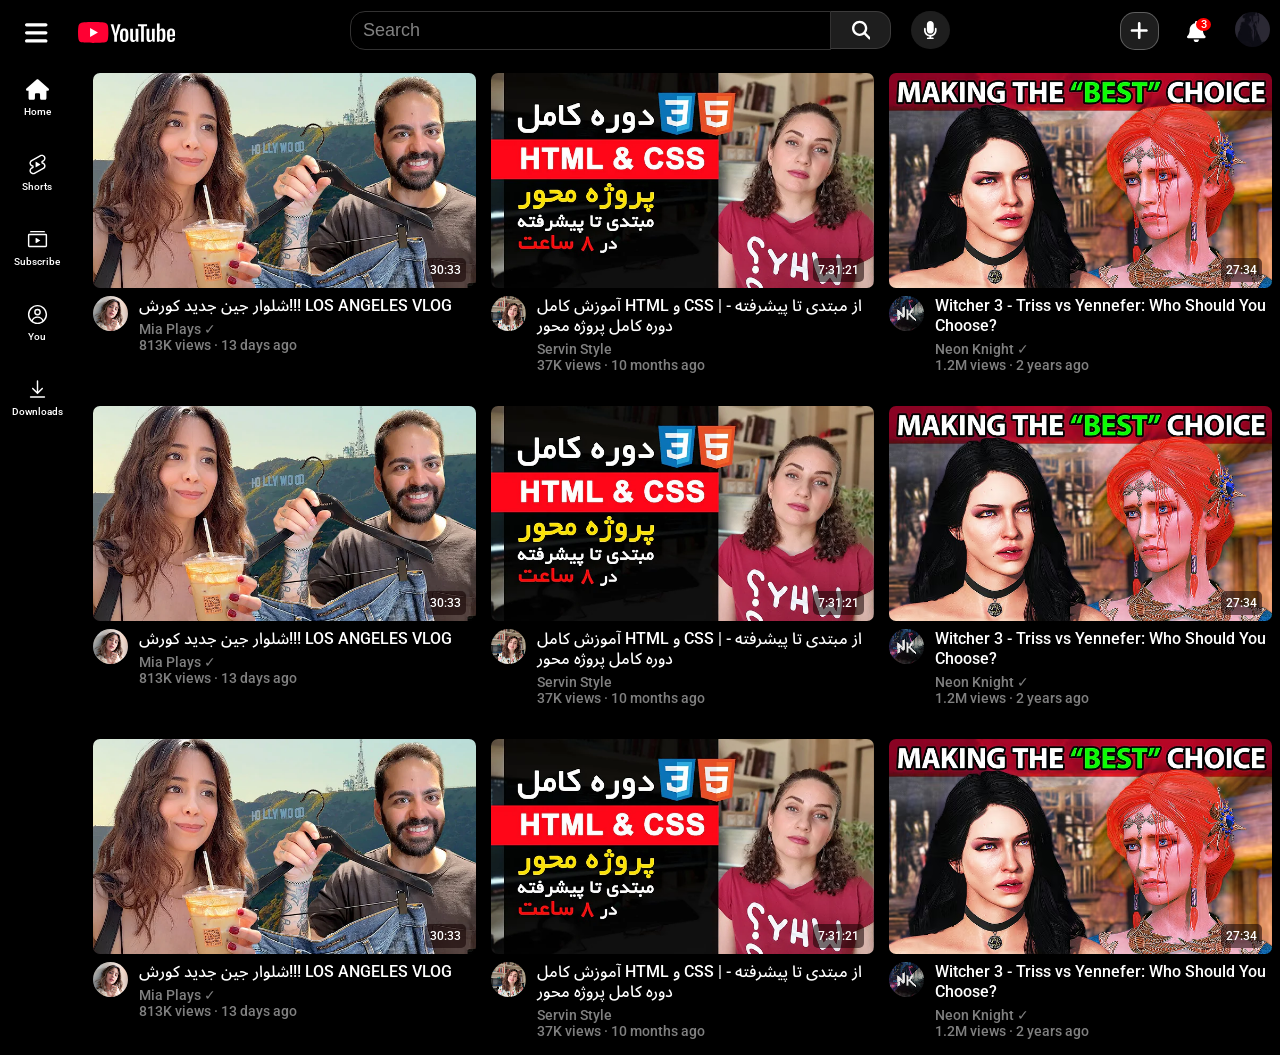
<file: youtube-site/index.html>
<!DOCTYPE html>
<html lang="en">
<head>
    <title>YouTube</title>
    <meta charset="UTF-8">
    <meta name="viewport" content="width=device-width, initial-scale=1.0">
    <link rel="icon" href="data:image/svg+xml,<svg xmlns='http://www.w3.org/2000/svg' viewBox='0 0 576 512'><!--!Font Awesome Free 6.7.2 by @fontawesome - https://fontawesome.com License - https://fontawesome.com/license/free Copyright 2025 Fonticons, Inc.--><path d='M549.7 124.1c-6.3-23.7-24.8-42.3-48.3-48.6C458.8 64 288 64 288 64S117.2 64 74.6 75.5c-23.5 6.3-42 24.9-48.3 48.6-11.4 42.9-11.4 132.3-11.4 132.3s0 89.4 11.4 132.3c6.3 23.7 24.8 41.5 48.3 47.8C117.2 448 288 448 288 448s170.8 0 213.4-11.5c23.5-6.3 42-24.2 48.3-47.8 11.4-42.9 11.4-132.3 11.4-132.3s0-89.4-11.4-132.3zm-317.5 213.5V175.2l142.7 81.2-142.7 81.2z'/></svg>">
    <link rel="Stylesheet" href="../youtube-site/youtube-site-css/header.css" >
    <link rel="Stylesheet" href="../youtube-site/youtube-site-css/general.css" >
    <link rel="stylesheet" href="../youtube-site/youtube-site-css/body.css">
    <link rel="stylesheet" href="../youtube-site/youtube-site-css/sidebar.css">

    <link rel="preconnect" href="https://fonts.googleapis.com">
    <link rel="preconnect" href="https://fonts.gstatic.com" crossorigin>
    <link href="https://fonts.googleapis.com/css2?family=Noto+Sans+Arabic:wght@100..900&family=Roboto:ital,wght@0,100..900;1,100..900&display=swap" rel="stylesheet">
    <link rel="preconnect" href="https://fonts.googleapis.com">
    <link rel="preconnect" href="https://fonts.gstatic.com" crossorigin>
    <link href="https://fonts.googleapis.com/css2?family=Noto+Sans+Arabic:wght@100..900&family=Roboto:ital,wght@0,100..900;1,100..900&display=swap" rel="stylesheet">

</head>
<body>
    <nav class="sidebar">
        <div>
            <button class="sidebar-btn">
                <svg class="sidebar-icon" xmlns="http://www.w3.org/2000/svg" viewBox="0 0 576 512"><!--!Font Awesome Free 6.7.2 by @fontawesome - https://fontawesome.com License - https://fontawesome.com/license/free Copyright 2025 Fonticons, Inc.--><path d="M575.8 255.5c0 18-15 32.1-32 32.1l-32 0 .7 160.2c0 2.7-.2 5.4-.5 8.1l0 16.2c0 22.1-17.9 40-40 40l-16 0c-1.1 0-2.2 0-3.3-.1c-1.4 .1-2.8 .1-4.2 .1L416 512l-24 0c-22.1 0-40-17.9-40-40l0-24 0-64c0-17.7-14.3-32-32-32l-64 0c-17.7 0-32 14.3-32 32l0 64 0 24c0 22.1-17.9 40-40 40l-24 0-31.9 0c-1.5 0-3-.1-4.5-.2c-1.2 .1-2.4 .2-3.6 .2l-16 0c-22.1 0-40-17.9-40-40l0-112c0-.9 0-1.9 .1-2.8l0-69.7-32 0c-18 0-32-14-32-32.1c0-9 3-17 10-24L266.4 8c7-7 15-8 22-8s15 2 21 7L564.8 231.5c8 7 12 15 11 24z"/></svg>
                <p class="sidebar-p">Home</p>
                <p class="home-info">Home</p>

            </button>
            <button class="sidebar-btn">
                <svg class="sidebar-icon" xmlns="http://www.w3.org/2000/svg" fill="currentColor" height="24" viewBox="0 0 24 24" width="24" focusable="false" aria-hidden="true" style="pointer-events: none; display: inherit; width: 100%; height: 100%;"><path clip-rule="evenodd" d="m7.61 15.719.392-.22v-2.24l-.534-.228-.942-.404c-.869-.372-1.4-1.15-1.446-1.974-.047-.823.39-1.642 1.203-2.097h.001L15.13 3.59c1.231-.689 2.785-.27 3.466.833.652 1.058.313 2.452-.879 3.118l-1.327.743-.388.217v2.243l.53.227.942.404c.869.372 1.4 1.15 1.446 1.974.047.823-.39 1.642-1.203 2.097l-.002.001-8.845 4.964-.001.001c-1.231.688-2.784.269-3.465-.834-.652-1.058-.313-2.451.879-3.118l1.327-.742Zm1.993 6.002c-1.905 1.066-4.356.46-5.475-1.355-1.057-1.713-.548-3.89 1.117-5.025a4.14 4.14 0 01.305-.189l1.327-.742-.942-.404a4.055 4.055 0 01-.709-.391c-.963-.666-1.578-1.718-1.644-2.877-.08-1.422.679-2.77 1.968-3.49l8.847-4.966c1.905-1.066 4.356-.46 5.475 1.355 1.057 1.713.548 3.89-1.117 5.025a4.074 4.074 0 01-.305.19l-1.327.742.942.403c.253.109.49.24.709.392.963.666 1.578 1.717 1.644 2.876.08 1.423-.679 2.77-1.968 3.491l-8.847 4.965ZM10 14.567a.25.25 0 00.374.217l4.45-2.567a.25.25 0 000-.433l-4.45-2.567a.25.25 0 00-.374.216v5.134Z" fill-rule="evenodd"/></svg>
                <p class="sidebar-p">Shorts</p>
                <p class="shorts-info">Shorts</p>

            </button>
            <button class="sidebar-btn">
                <svg class="sidebar-icon" xmlns="http://www.w3.org/2000/svg" fill="currentColor" height="24" viewBox="0 0 24 24" width="24" focusable="false" aria-hidden="true" style="pointer-events: none; display: inherit; width: 100%; height: 100%;"><path clip-rule="evenodd" d="M4 4.5A1.5 1.5 0 015.5 3h13A1.5 1.5 0 0120 4.5H4Zm16.5 3h-17v11h17v-11ZM3.5 6A1.5 1.5 0 002 7.5v11A1.5 1.5 0 003.5 20h17a1.5 1.5 0 001.5-1.5v-11A1.5 1.5 0 0020.5 6h-17Zm7.257 4.454a.5.5 0 00-.757.43v4.233a.5.5 0 00.757.429L15 13l-4.243-2.546Z" fill-rule="evenodd"></path></svg>
                <p class="sidebar-p">Subscribe</p>
                <p class="subscribe-info">Subscribe</p>
            </button>
            <button class="sidebar-btn">
                <svg class="sidebar-icon" xmlns="http://www.w3.org/2000/svg" fill="currentColor" height="24" viewBox="0 0 24 24" width="24" focusable="false" aria-hidden="true" style="pointer-events: none; display: inherit; width: 100%; height: 100%;"><path clip-rule="evenodd" d="M12 20.5c1.894 0 3.643-.62 5.055-1.666a5.5 5.5 0 00-10.064-.105.755.755 0 01-.054.099A8.462 8.462 0 0012 20.5Zm4.079-5.189a7 7 0 012.142 2.48 8.5 8.5 0 10-12.443 0 7 7 0 0110.3-2.48ZM12 22c5.523 0 10-4.477 10-10S17.523 2 12 2 2 6.477 2 12s4.477 10 10 10Zm2-12.5a2 2 0 11-4 0 2 2 0 014 0Zm1.5 0a3.5 3.5 0 11-7 0 3.5 3.5 0 017 0Z" fill-rule="evenodd"></path></svg>
                <p class="sidebar-p">You</p>
                <p class="you-info">Profile</p>
            </button>
            <button class="sidebar-btn">
                <svg class="sidebar-icon" xmlns="http://www.w3.org/2000/svg" fill="currentColor" height="24" viewBox="0 0 24 24" width="24" focusable="false" aria-hidden="true" style="pointer-events: none; display: inherit; width: 100%; height: 100%;"><path clip-rule="evenodd" d="M17.53 11.53c.293-.293.293-.767 0-1.06-.293-.293-.767-.293-1.06 0l-3.72 3.72V3c0-.414-.336-.75-.75-.75s-.75.336-.75.75v11.19l-3.72-3.72c-.293-.293-.767-.293-1.06 0-.293.293-.293.767 0 1.06l5 5 .53.53.53-.53 5-5Zm1.72 8.97c.414 0 .75-.336.75-.75s-.336-.75-.75-.75H4.75c-.414 0-.75.336-.75.75s.336.75.75.75h14.5Z" fill-rule="evenodd"></path></svg>
                <p class="sidebar-p">Downloads</p>
                <p class="downloads-info">Downloads</p>

            </button>
            
        </div>
        
    </nav>
    <header class="header">
        <div class="left-sec">
            <svg class="left-sec-icon" xmlns="http://www.w3.org/2000/svg" viewBox="0 0 448 512"><!--!Font Awesome Free 6.7.2 by @fontawesome - https://fontawesome.com License - https://fontawesome.com/license/free Copyright 2025 Fonticons, Inc.--><path d="M0 96C0 78.3 14.3 64 32 64l384 0c17.7 0 32 14.3 32 32s-14.3 32-32 32L32 128C14.3 128 0 113.7 0 96zM0 256c0-17.7 14.3-32 32-32l384 0c17.7 0 32 14.3 32 32s-14.3 32-32 32L32 288c-17.7 0-32-14.3-32-32zM448 416c0 17.7-14.3 32-32 32L32 448c-17.7 0-32-14.3-32-32s14.3-32 32-32l384 0c17.7 0 32 14.3 32 32z"/></svg>
            
            <svg class="left-sec-icon2" xmlns="http://www.w3.org/2000/svg" id="yt-ringo2-svg_yt13" width="93" height="20" viewBox="0 0 93 20" focusable="false" aria-hidden="true" style="pointer-events: none; display: inherit; width: 100%; height: 100%;">
                <g>
                  <path d="M14.4848 20C14.4848 20 23.5695 20 25.8229 19.4C27.0917 19.06 28.0459 18.08 28.3808 16.87C29 14.65 29 9.98 29 9.98C29 9.98 29 5.34 28.3808 3.14C28.0459 1.9 27.0917 0.94 25.8229 0.61C23.5695 0 14.4848 0 14.4848 0C14.4848 0 5.42037 0 3.17711 0.61C1.9286 0.94 0.954148 1.9 0.59888 3.14C0 5.34 0 9.98 0 9.98C0 9.98 0 14.65 0.59888 16.87C0.954148 18.08 1.9286 19.06 3.17711 19.4C5.42037 20 14.4848 20 14.4848 20Z" fill="#FF0033"></path>
                  <path d="M19 10L11.5 5.75V14.25L19 10Z" fill="white"></path>
                </g>
                <g id="youtube-paths_yt13">
                  <path d="M37.1384 18.8999V13.4399L40.6084 2.09994H38.0184L36.6984 7.24994C36.3984 8.42994 36.1284 9.65994 35.9284 10.7999H35.7684C35.6584 9.79994 35.3384 8.48994 35.0184 7.22994L33.7384 2.09994H31.1484L34.5684 13.4399V18.8999H37.1384Z"></path>
                  <path d="M44.1003 6.29994C41.0703 6.29994 40.0303 8.04994 40.0303 11.8199V13.6099C40.0303 16.9899 40.6803 19.1099 44.0403 19.1099C47.3503 19.1099 48.0603 17.0899 48.0603 13.6099V11.8199C48.0603 8.44994 47.3803 6.29994 44.1003 6.29994ZM45.3903 14.7199C45.3903 16.3599 45.1003 17.3899 44.0503 17.3899C43.0203 17.3899 42.7303 16.3499 42.7303 14.7199V10.6799C42.7303 9.27994 42.9303 8.02994 44.0503 8.02994C45.2303 8.02994 45.3903 9.34994 45.3903 10.6799V14.7199Z"></path>
                  <path d="M52.2713 19.0899C53.7313 19.0899 54.6413 18.4799 55.3913 17.3799H55.5013L55.6113 18.8999H57.6012V6.53994H54.9613V16.4699C54.6812 16.9599 54.0312 17.3199 53.4212 17.3199C52.6512 17.3199 52.4113 16.7099 52.4113 15.6899V6.53994H49.7812V15.8099C49.7812 17.8199 50.3613 19.0899 52.2713 19.0899Z"></path>
                  <path d="M62.8261 18.8999V4.14994H65.8661V2.09994H57.1761V4.14994H60.2161V18.8999H62.8261Z"></path>
                  <path d="M67.8728 19.0899C69.3328 19.0899 70.2428 18.4799 70.9928 17.3799H71.1028L71.2128 18.8999H73.2028V6.53994H70.5628V16.4699C70.2828 16.9599 69.6328 17.3199 69.0228 17.3199C68.2528 17.3199 68.0128 16.7099 68.0128 15.6899V6.53994H65.3828V15.8099C65.3828 17.8199 65.9628 19.0899 67.8728 19.0899Z"></path>
                  <path d="M80.6744 6.26994C79.3944 6.26994 78.4744 6.82994 77.8644 7.73994H77.7344C77.8144 6.53994 77.8744 5.51994 77.8744 4.70994V1.43994H75.3244L75.3144 12.1799L75.3244 18.8999H77.5444L77.7344 17.6999H77.8044C78.3944 18.5099 79.3044 19.0199 80.5144 19.0199C82.5244 19.0199 83.3844 17.2899 83.3844 13.6099V11.6999C83.3844 8.25994 82.9944 6.26994 80.6744 6.26994ZM80.7644 13.6099C80.7644 15.9099 80.4244 17.2799 79.3544 17.2799C78.8544 17.2799 78.1644 17.0399 77.8544 16.5899V9.23994C78.1244 8.53994 78.7244 8.02994 79.3944 8.02994C80.4744 8.02994 80.7644 9.33994 80.7644 11.7299V13.6099Z"></path>
                  <path d="M92.6517 11.4999C92.6517 8.51994 92.3517 6.30994 88.9217 6.30994C85.6917 6.30994 84.9717 8.45994 84.9717 11.6199V13.7899C84.9717 16.8699 85.6317 19.1099 88.8417 19.1099C91.3817 19.1099 92.6917 17.8399 92.5417 15.3799L90.2917 15.2599C90.2617 16.7799 89.9117 17.3999 88.9017 17.3999C87.6317 17.3999 87.5717 16.1899 87.5717 14.3899V13.5499H92.6517V11.4999ZM88.8617 7.96994C90.0817 7.96994 90.1717 9.11994 90.1717 11.0699V12.0799H87.5717V11.0699C87.5717 9.13994 87.6517 7.96994 88.8617 7.96994Z"></path>
                </g>
              </svg>
        </div>
        <div class="mid-sec">
            <div class="search-container">
                <input class="search-input" type="text" placeholder="Search">
                <svg class="search-icon" xmlns="http://www.w3.org/2000/svg" viewBox="0 0 512 512"><!--!Font Awesome Free 6.7.2 by @fontawesome - https://fontawesome.com License - https://fontawesome.com/license/free Copyright 2025 Fonticons, Inc.--><path d="M416 208c0 45.9-14.9 88.3-40 122.7L502.6 457.4c12.5 12.5 12.5 32.8 0 45.3s-32.8 12.5-45.3 0L330.7 376c-34.4 25.2-76.8 40-122.7 40C93.1 416 0 322.9 0 208S93.1 0 208 0S416 93.1 416 208zM208 352a144 144 0 1 0 0-288 144 144 0 1 0 0 288z"/></svg>
            </div>
            <button class="btn-search">
                <svg class="btn-search-icon" xmlns="http://www.w3.org/2000/svg" viewBox="0 0 512 512"><!--!Font Awesome Free 6.7.2 by @fontawesome - https://fontawesome.com License - https://fontawesome.com/license/free Copyright 2025 Fonticons, Inc.--><path d="M416 208c0 45.9-14.9 88.3-40 122.7L502.6 457.4c12.5 12.5 12.5 32.8 0 45.3s-32.8 12.5-45.3 0L330.7 376c-34.4 25.2-76.8 40-122.7 40C93.1 416 0 322.9 0 208S93.1 0 208 0S416 93.1 416 208zM208 352a144 144 0 1 0 0-288 144 144 0 1 0 0 288z"/></svg>
                <p class="search-info">Search</p>
            </button>
            <button class="mic-btn">
                <svg class="mic-btn-icon" xmlns="http://www.w3.org/2000/svg" viewBox="0 0 384 512"><!--!Font Awesome Free 6.7.2 by @fontawesome - https://fontawesome.com License - https://fontawesome.com/license/free Copyright 2025 Fonticons, Inc.--><path d="M192 0C139 0 96 43 96 96l0 160c0 53 43 96 96 96s96-43 96-96l0-160c0-53-43-96-96-96zM64 216c0-13.3-10.7-24-24-24s-24 10.7-24 24l0 40c0 89.1 66.2 162.7 152 174.4l0 33.6-48 0c-13.3 0-24 10.7-24 24s10.7 24 24 24l72 0 72 0c13.3 0 24-10.7 24-24s-10.7-24-24-24l-48 0 0-33.6c85.8-11.7 152-85.3 152-174.4l0-40c0-13.3-10.7-24-24-24s-24 10.7-24 24l0 40c0 70.7-57.3 128-128 128s-128-57.3-128-128l0-40z"/></svg>
                <p class="mic-info">Search with your voice</p>
            </button>
            
        </div>
        <div class="right-sec">
            <button class="btn-plus">
                <svg class="btn-plus-icon" xmlns="http://www.w3.org/2000/svg" viewBox="0 0 448 512"><!--!Font Awesome Free 6.7.2 by @fontawesome - https://fontawesome.com License - https://fontawesome.com/license/free Copyright 2025 Fonticons, Inc.--><path d="M256 80c0-17.7-14.3-32-32-32s-32 14.3-32 32l0 144L48 224c-17.7 0-32 14.3-32 32s14.3 32 32 32l144 0 0 144c0 17.7 14.3 32 32 32s32-14.3 32-32l0-144 144 0c17.7 0 32-14.3 32-32s-14.3-32-32-32l-144 0 0-144z"/></svg>
            </button>
            <button class="btn-bell">
                <svg class="btn-bell-icon" xmlns="http://www.w3.org/2000/svg" viewBox="0 0 448 512"><!--!Font Awesome Free 6.7.2 by @fontawesome - https://fontawesome.com License - https://fontawesome.com/license/free Copyright 2025 Fonticons, Inc.--><path d="M224 0c-17.7 0-32 14.3-32 32l0 19.2C119 66 64 130.6 64 208l0 18.8c0 47-17.3 92.4-48.5 127.6l-7.4 8.3c-8.4 9.4-10.4 22.9-5.3 34.4S19.4 416 32 416l384 0c12.6 0 24-7.4 29.2-18.9s3.1-25-5.3-34.4l-7.4-8.3C401.3 319.2 384 273.9 384 226.8l0-18.8c0-77.4-55-142-128-156.8L256 32c0-17.7-14.3-32-32-32zm45.3 493.3c12-12 18.7-28.3 18.7-45.3l-64 0-64 0c0 17 6.7 33.3 18.7 45.3s28.3 18.7 45.3 18.7s33.3-6.7 45.3-18.7z"/></svg>
                <p class="bell-notif">3</p>
                <p class="bell-info">Notificathions</p>

            </button>
            
            <img class="img-channel" src="../youtube-site/pic/mychannel.jpg" >


        </div>
    </header>
    <main>
        <section class="video">
            <div class="video1">
               <div style="position: relative;">
                   <img class="video-img" src="../youtube-site/pic/video.webp" >
                   <p class="video-time">30:33</p>
               </div>
               <div class="video-info">
                   <img class="img-channel-video" src="../youtube-site/pic/mia-channel.jpg">
                   <div>
                       <p class="video-descreepshen">شلوار جین جدید کورش!!! LOS ANGELES VLOG</p>
                       <p class="text-video-info">Mia Plays &#10003</p>
                       <p class="text-video-info">813K views &#183 13 days ago</p>
                   </div>
               </div>
            </div>
            <div class="video1">
               <div style="position: relative;">
                   <img class="video-img" src="../youtube-site/pic/video1.webp" >
                   <p class="video-time">7:31:21</p>
               </div>
               <div class="video-info">
                   <img class="img-channel-video" src="../youtube-site/pic/servin-channel.jpg">
                   <div>
                       <p class="video-descreepshen">آموزش کامل HTML و CSS | از مبتدی تا پیشرفته - دوره کامل پروژه محور</p>
                       <p class="text-video-info">Servin Style </p>
                       <p class="text-video-info">37K views &#183 10 months ago </p>
                   </div>
               </div>
            </div>
            <div class="video1">
               <div style="position: relative;">
                   <img class="video-img" src="../youtube-site/pic/hq720 (1).avif" >
                   <p class="video-time">27:34</p>
               </div>
               <div class="video-info">
                   <img class="img-channel-video" src="../youtube-site/pic/unnamed.jpg">
                   <div>
                       <p class="video-descreepshen">Witcher 3 - Triss vs Yennefer: Who Should You Choose?
                           </p>
                       <p class="text-video-info"> Neon Knight
                           &#10003</p>
                       <p class="text-video-info">1.2M views &#183 2 years ago</p>
                   </div>
               </div>
            </div>
            <div class="video1">
               <div style="position: relative;">
                   <img class="video-img" src="../youtube-site/pic/video.webp" >
                   <p class="video-time">30:33</p>
               </div>
               <div class="video-info">
                   <img class="img-channel-video" src="../youtube-site/pic/mia-channel.jpg">
                   <div>
                       <p class="video-descreepshen">شلوار جین جدید کورش!!! LOS ANGELES VLOG</p>
                       <p class="text-video-info">Mia Plays &#10003</p>
                       <p class="text-video-info">813K views &#183 13 days ago</p>
                   </div>
               </div>
            </div>
            <div class="video1">
               <div style="position: relative;">
                   <img class="video-img" src="../youtube-site/pic/video1.webp" >
                   <p class="video-time">7:31:21</p>
               </div>
               <div class="video-info">
                   <img class="img-channel-video" src="../youtube-site/pic/servin-channel.jpg">
                   <div>
                       <p class="video-descreepshen">آموزش کامل HTML و CSS | از مبتدی تا پیشرفته - دوره کامل پروژه محور</p>
                       <p class="text-video-info">Servin Style </p>
                       <p class="text-video-info">37K views &#183 10 months ago </p>
                   </div>
               </div>
            </div>
            <div class="video1">
               <div style="position: relative;">
                   <img class="video-img" src="../youtube-site/pic/hq720 (1).avif" >
                   <p class="video-time">27:34</p>
               </div>
               <div class="video-info">
                   <img class="img-channel-video" src="../youtube-site/pic/unnamed.jpg">
                   <div>
                       <p class="video-descreepshen">Witcher 3 - Triss vs Yennefer: Who Should You Choose?
                           </p>
                       <p class="text-video-info"> Neon Knight
                           &#10003</p>
                       <p class="text-video-info">1.2M views &#183 2 years ago</p>
                   </div>
               </div>
            </div>
            <div class="video1">
               <div style="position: relative;">
                   <img class="video-img" src="../youtube-site/pic/video.webp" >
                   <p class="video-time">30:33</p>
               </div>
               <div class="video-info">
                   <img class="img-channel-video" src="../youtube-site/pic/mia-channel.jpg">
                   <div>
                       <p class="video-descreepshen">شلوار جین جدید کورش!!! LOS ANGELES VLOG</p>
                       <p class="text-video-info">Mia Plays &#10003</p>
                       <p class="text-video-info">813K views &#183 13 days ago</p>
                   </div>
               </div>
            </div>
            <div class="video1">
               <div style="position: relative;">
                   <img class="video-img" src="../youtube-site/pic/video1.webp" >
                   <p class="video-time">7:31:21</p>
               </div>
               <div class="video-info">
                   <img class="img-channel-video" src="../youtube-site/pic/servin-channel.jpg">
                   <div>
                       <p class="video-descreepshen">آموزش کامل HTML و CSS | از مبتدی تا پیشرفته - دوره کامل پروژه محور</p>
                       <p class="text-video-info">Servin Style </p>
                       <p class="text-video-info">37K views &#183 10 months ago </p>
                   </div>
               </div>
            </div>
            <div class="video1">
               <div style="position: relative;">
                   <img class="video-img" src="../youtube-site/pic/hq720 (1).avif" >
                   <p class="video-time">27:34</p>
               </div>
               <div class="video-info">
                   <img class="img-channel-video" src="../youtube-site/pic/unnamed.jpg">
                   <div>
                       <p class="video-descreepshen">Witcher 3 - Triss vs Yennefer: Who Should You Choose?
                           </p>
                       <p class="text-video-info"> Neon Knight
                           &#10003</p>
                       <p class="text-video-info">1.2M views &#183 2 years ago</p>
                   </div>
               </div>
            </div>
        </section>
    </main>
  
</body>
</html>
</file>
<file: youtube-site/youtube-site-css/header.css>
.header{
    display: flex;
    height: 60px;
    justify-content: space-between;
    align-items: center;
    margin:0;
    position: fixed;
    left: 0;
    top: 0;
    right: 0;
    background-color: rgba(0, 0, 0, 0.925);
    z-index: 1000;
 }
    .left-sec{
        display: flex;
        width: 150px;
        margin-left: 25px;
        justify-content: space-between;
        align-items: center;
        margin-top: 5px;
        flex-shrink: 0;
        margin-right: 25px;
    }
                .left-sec-icon{
                    fill: white;
                    width: 15%;
                    height: 50%;
                }
                .left-sec-icon2{
                    fill: white;
                    width: 65% !important;
                    margin-left: 20px !important;
                
                }
    .mid-sec{
        display: flex;
        align-items: center;
        width: 600px;

    }   
                .search-container {
                    position: relative; /* برای موقعیت‌دهی آیکون */
                    display: flex;
                    align-items: center;
                    flex: 1;
                }

                .search-input {
                    background-color: rgba(0, 0, 0, 0);
                    color: white;
                    width: 0;
                    flex: 1;
                    height: 35px;
                    border: solid 1px rgba(77, 76, 76, 0.664);
                    border-radius: 15px 0 0 15px;
                    transition: 0.2s;
                    font-size: large;
                    
                }

                .search-input:focus{
                    border: 1px solid rgb(0, 85, 255);
                    outline: none;
                    padding-left: 30px;
                }
                .search-input::placeholder{
                    padding-left: 10px;
                    color: gray;
                    
                }
                .search-input:focus::placeholder{
                    padding-left: 0;
                }
                .search-icon {
                    position: absolute;
                    left: 10px !important; /* موقعیت آیکون */
                    width: 16px !important; /* عرض آیکون */
                    height: 16px !important; /* ارتفاع آیکون */
                    fill: gray; /* رنگ آیکون */
                    pointer-events: none; /* آیکون قابل کلیک نباشد */
                    opacity:0;
                    transition: 0.2s;
                }
                .search-input:focus + .search-icon{
                    opacity: 1;
                }
                
                .btn-search{
                    width: 60px;
                    height: 38.6px;
                    background-color:rgba(255, 255, 255, 0.116) ;
                    border: solid 1px rgba(77, 76, 76, 0.664);
                    margin-right: 20px;
                    border-left: 0;
                    border-radius: 0 15px 15px 0;
                    cursor: pointer;
                }
                .search-info{
                    color: white;
                    background-color: rgb(46, 46, 46);
                    padding: 3px 0;
                    opacity: 0;
                    pointer-events: none;
                    margin-top: 8px;
                    transition: 0.3s;
                }
                .btn-search:hover .search-info{
                    opacity: 1;

                }
                .btn-search-icon{
                    fill: white;
                    width: 40%;
                    height: 99%;
                    
                }
                .mic-btn{
                    width: 38.6px;
                    height: 38.6px;
                    background-color: rgba(255, 255, 255, 0.116);
                    border: solid 1px rgba(128, 128, 128, 0.664);
                    border-radius: 1100%;
                    transition: 0.3s;
                    cursor: pointer;
                    border: none;
                    
                    
                }
                .mic-info{
                    color: white;
                    white-space: nowrap;
                    margin-top: 18px;
                    background-color: rgb(46, 46, 46);
                    width: 120px;
                    padding: 3px 0;
                    margin-left: -40px;
                    opacity: 0;
                    pointer-events: none;
                    transition: 0.3s;
                }
                .mic-btn:hover{
                    background-color: rgba(255, 255, 255, 0.237);
                }
                .mic-btn:hover .mic-info{
                    opacity: 1;
                }
                .mic-btn-icon{
                    fill: white;
                    width: 70%;
                    height: 50%;
                    padding-top: 9px;
                }
       
    .right-sec{
        display: flex;
        justify-content: space-between;
        width: 150px;
        height: 35px;
        margin-right: 10px;
        flex-shrink: 0;
        margin-left: 20px;
        padding-bottom: 2px;

    }
                .btn-plus{
                    background-color: rgba(255, 255, 255, 0.116);
                    border: solid 1px rgba(128, 128, 128, 0.664);
                    width: 38.6px;
                    height: 38.6px;
                    display: flex;
                    align-items: center;
                    justify-content: center;
                    border-radius: 15px;
                    transition: 0.3s;
                    cursor: pointer;
                }
                .btn-plus:hover{
                    background-color: rgba(255, 255, 255, 0.237);
                }
                .btn-plus-icon{
                    fill: white;
                    width: 75%;
                }
                .btn-bell{
                    background-color: black;
                    border: none;
                    width: 38.6px;
                    height: 38.6px;
                    border-radius: 15px;
                    transition: 0.3s;
                    cursor: pointer;
                    position: relative;
                }
                .bell-notif{
                    background-color: red;
                    color: white;
                    border-radius: 100%;
                    width: 15px;
                    position: absolute;
                    top: 6px;
                    right: 5px;
                }
                .bell-info{
                    color: white;
                    margin-top: 10px;
                    background-color: rgba(46 46 46);
                    width: 78px;
                    padding: 3px 0;
                    margin-left: -20px;
                    pointer-events: none;
                    opacity: 0;
                    transition: 0.3s;
                }
                .btn-bell:hover{
                    background-color: rgba(255, 255, 255, 0.237);
                }
                .btn-bell:hover .bell-info{
                    opacity: 1;
                }
                .btn-bell-icon{
                    fill: white;
                    width: 70%;
                    margin-top: 8px;
                }
                .img-channel{
                    border-radius: 50%;
                    cursor: pointer;
                }
</file>
<file: youtube-site/youtube-site-css/general.css>
body{
    background-color: black;
    padding-top: 65px;   
    padding-left: 85px; 
}
p{
    margin: 0;
    font-family: Roboto , "Noto Sans Arabic" ;
    font-weight: 500;
    font-size: smaller;
}
</file>
<file: youtube-site/youtube-site-css/body.css>
.video{
    display: grid;
    grid-template-columns: 1fr 1fr 1fr;
    column-gap: 15px;
    row-gap: 25px;
    position: relative;
}
@media (max-width: 1100px){
    .video{
        grid-template-columns: 1fr 1fr ;
    }
}
@media (max-width: 716px){
    .video{
        grid-template-columns: 1fr ;
    }
    .sidebar{
        display: none !important;
    }
    body{
        padding-left: 20px;
        padding-right: 20px;
    }
}

.video-time{
    position: absolute;
    color: white;
    background-color: rgba(21, 2, 2, 0.557);
    right: 10px;
    bottom: 10px;
    font-size: 12px;
    padding: 5px 5px;
    border-radius: 5px;
}
.video-info{
    display: grid;
    grid-template-columns: 46px 1fr;
    align-items: top;
    height: 85px;
    padding-top: 4px;
    
}
.video-img{
    width: 100%;
    height: 100%;
    border-radius: 7px;
    
}
.video-img:hover{
    border-radius: 0;
}
.video-descreepshen{
 color: white;
 font-size: 16px;
 line-height: 20px;
 margin-bottom: 5px;
}
.img-channel-video{
    width: 35px;
    height: 35px;
    border-radius: 20px;
    
}
.text-video-info{
    color: gray;
    font-size: 14px;
}
</file>
<file: youtube-site/youtube-site-css/sidebar.css>
.sidebar{
    background-color: rgba(0, 0, 0, 0.925);
    position: fixed;
    left: 0;
    top: 60px;
    bottom: 0;
    width: 78px;
    display: grid;
    grid-template-columns: 78px;
    justify-items: center;
    margin: 0;
    z-index: 999;
    
}
.home-info , .shorts-info , .subscribe-info , .you-info , .downloads-info{
    color: white;
    background-color: rgba(46, 46, 46, 46);
    width: 57px;
    height: 25px;
    position: absolute;
    right: -15px;
    margin-top: 5px;
    display: flex;
    justify-content: center;
    align-items: center;
    opacity: 0;
    transition: 0.3s;
    pointer-events: none;
}
.sidebar-btn:hover .home-info , .sidebar-btn:hover .shorts-info , .sidebar-btn:hover .subscribe-info , .sidebar-btn:hover .you-info , .sidebar-btn:hover .downloads-info{
    opacity: 1;
}
.sidebar-btn{
   background-color: rgba(0, 0, 0, 0.925); 
   border: none;
   transition: 0.3s;
   width: 78px;
   height: 75px;
   border-radius: 10px;
   cursor: pointer;

}
.sidebar-btn:hover{
    background-color: rgba(41, 41, 41, 0.925); 

}
.sidebar-icon{
    fill: white;
    width: 23px !important;
    height: 23px !important;
    padding-right: 4px !important;
}
.sidebar-p{
    color: white;
    padding-right: 4px;
    font-size: 10px;
    margin-top: 2px;

}
</file>
